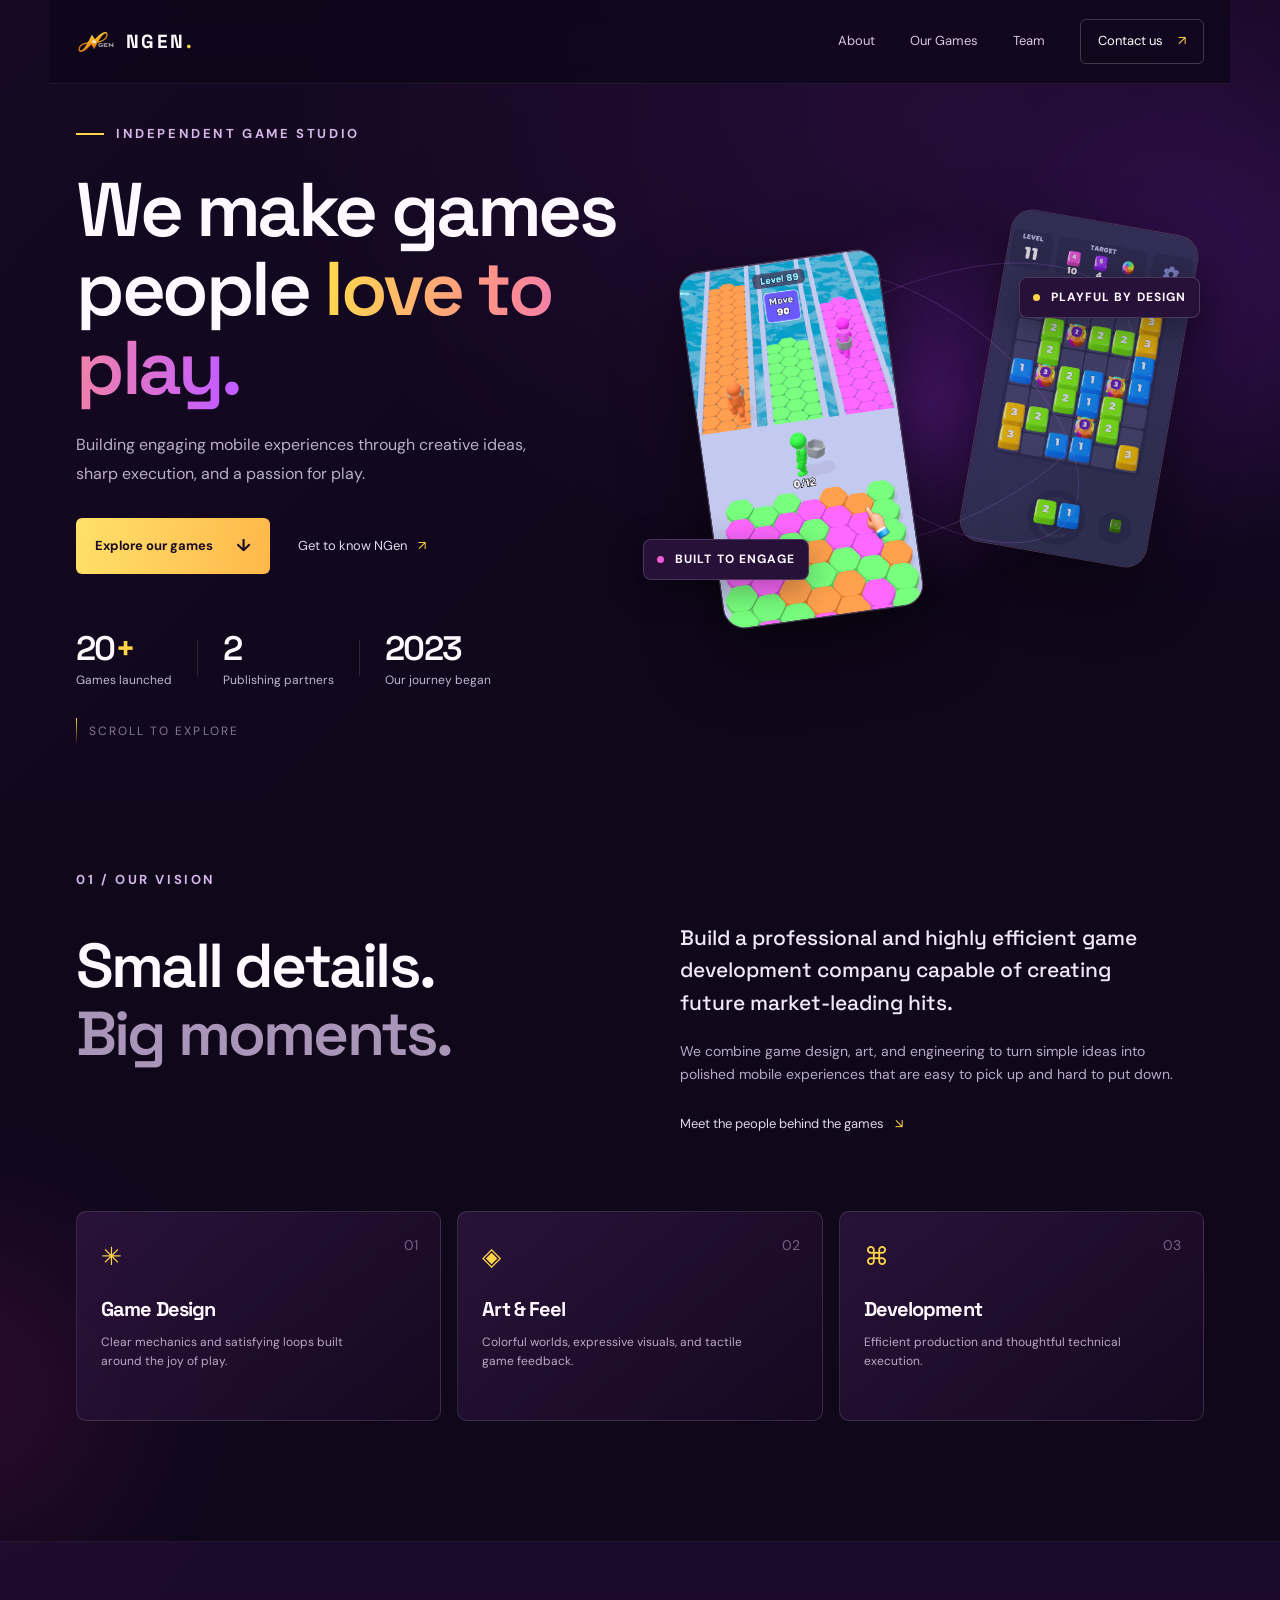
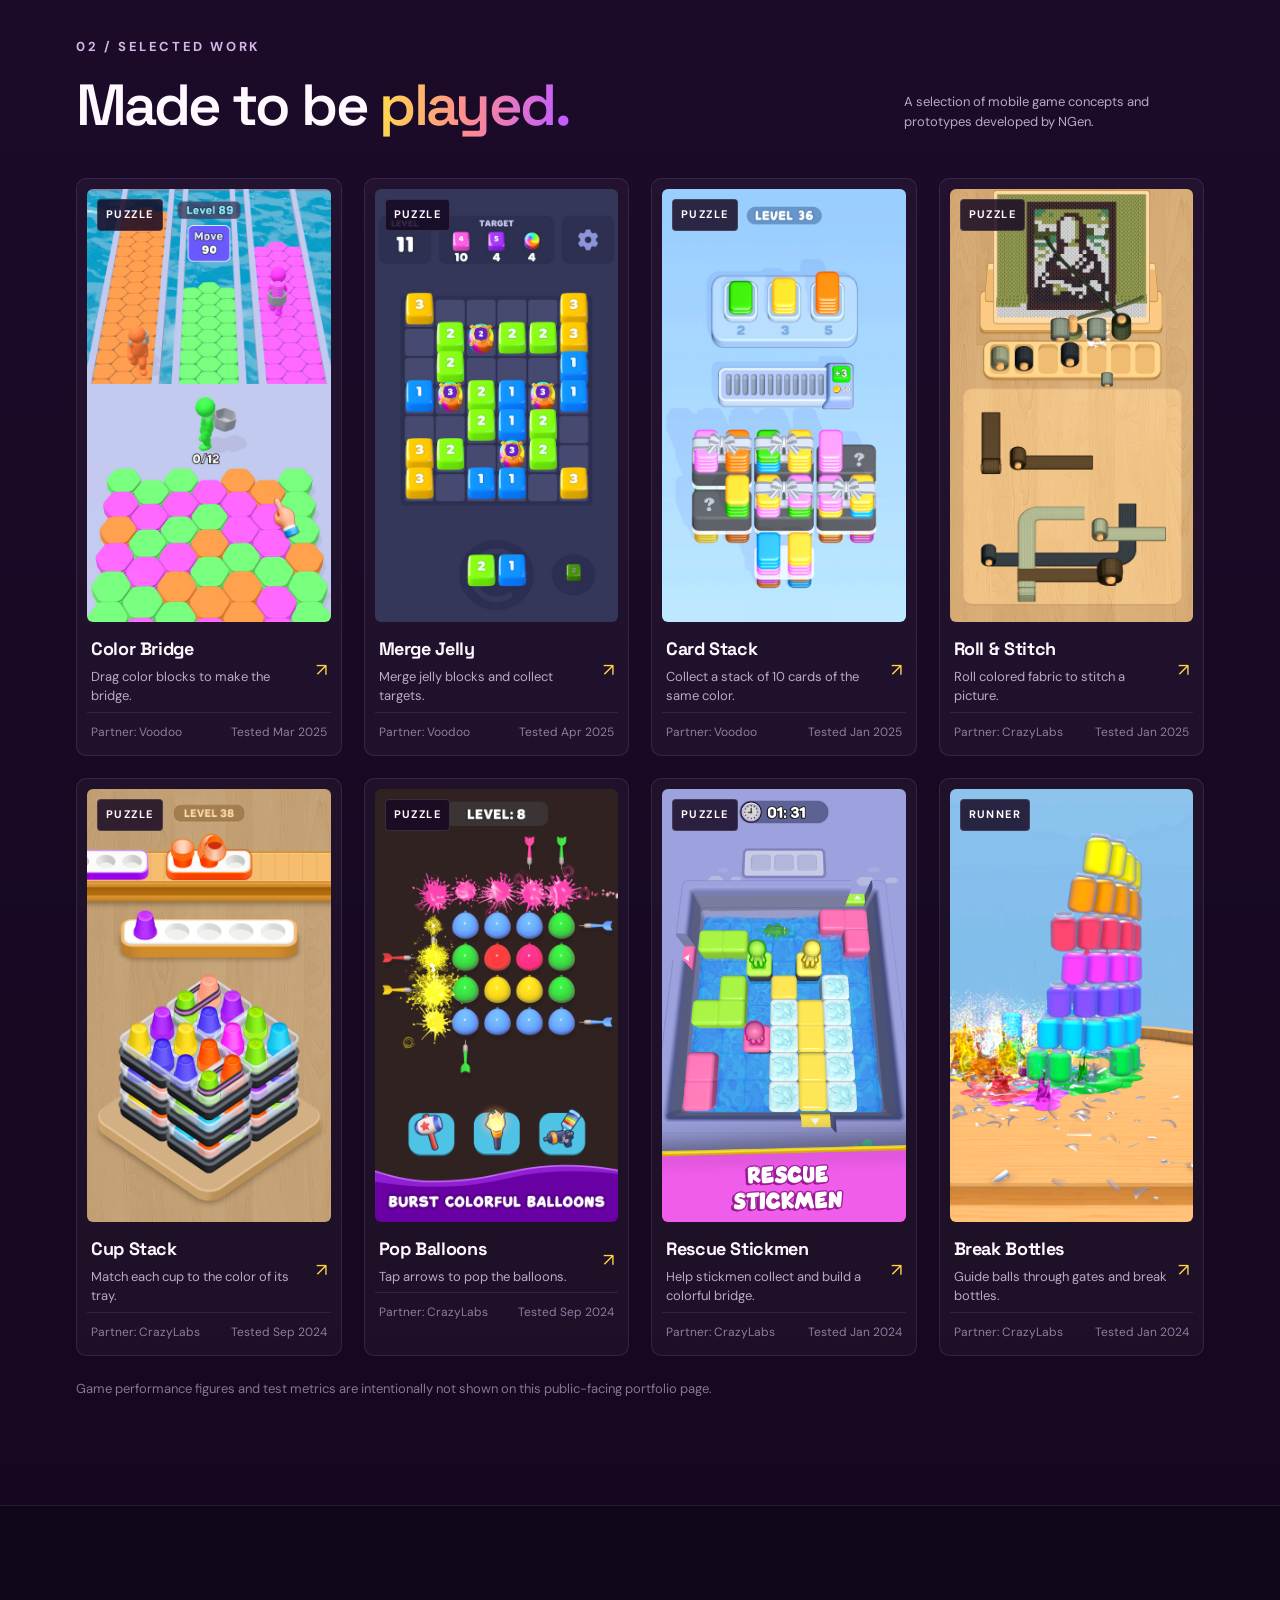
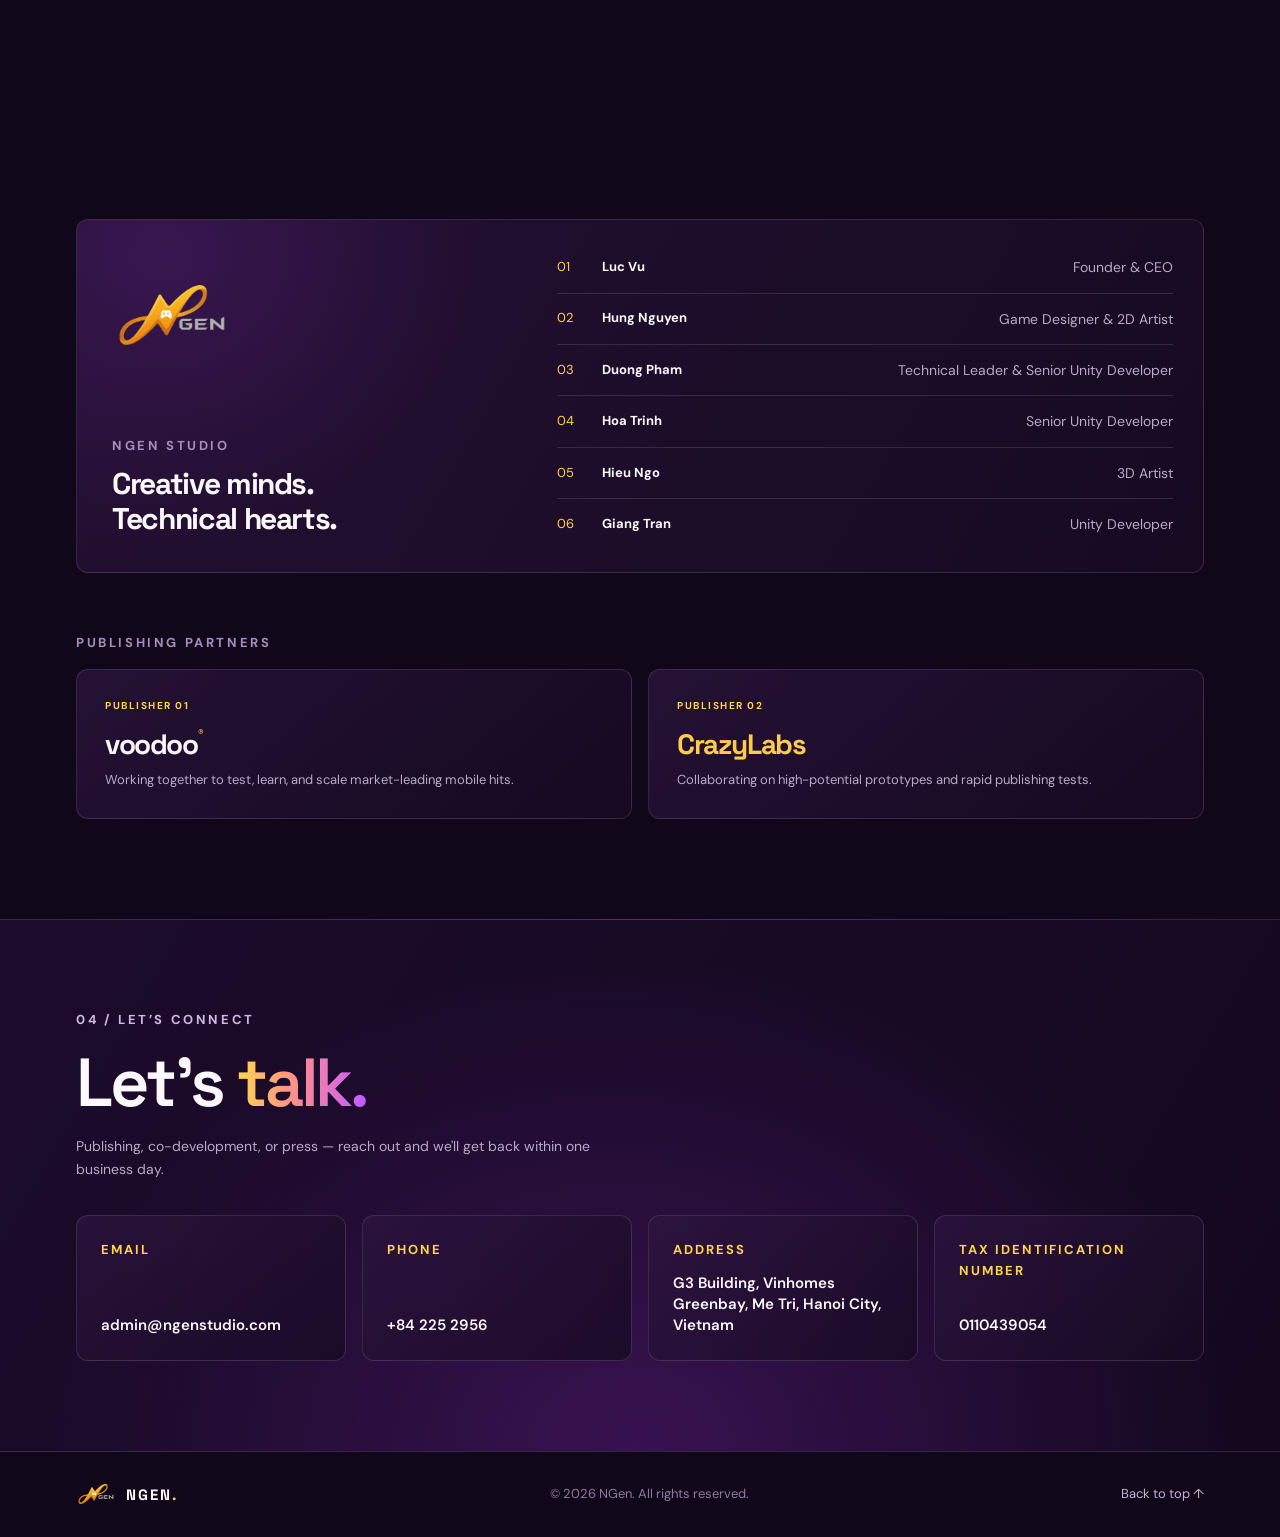
<file: index.html>
<!doctype html>
<html lang="en">
<head>
  <meta charset="utf-8">
  <meta name="viewport" content="width=device-width, initial-scale=1">
  <meta name="theme-color" content="#160923">
  <meta name="description" content="NGen — game development studio creating engaging mobile games and future market-leading hits.">
  <link rel="icon" type="image/png" href="./assets/fabric-icon.png">
  <title>NGen — Game Development Studio</title>
  <link rel="preconnect" href="https://fonts.googleapis.com">
  <link rel="preconnect" href="https://fonts.gstatic.com" crossorigin>
  <link href="https://fonts.googleapis.com/css2?family=DM+Sans:wght@400;500;600;700&family=Space+Grotesk:wght@400;500;600;700&display=swap" rel="stylesheet">
  <link rel="stylesheet" href="style.css">
</head>
<body>
  <div class="ambient ambient-one"></div>
  <div class="ambient ambient-two"></div>

  <header class="site-header">
    <a class="brand" href="#home" aria-label="NGen home">
      <img src="assets/fabric-icon.png" alt="NGen Logo" class="brand-logo-img">
      <span>NGEN<span class="brand-dot">.</span></span>
    </a>
    <button class="menu-toggle" aria-label="Toggle navigation" aria-expanded="false">
      <span></span><span></span>
    </button>
    <nav class="nav">
      <a href="#about">About</a>
      <a href="#games">Our Games</a>
      <a href="#team">Team</a>
      <a class="nav-cta" href="#contact">Contact us <span>↗</span></a>
    </nav>
  </header>

  <main>
    <!-- HERO SECTION -->
    <section class="hero section-wrap" id="home">
      <div class="hero-copy reveal">
        <div class="eyebrow"><span class="eyebrow-line"></span> INDEPENDENT GAME STUDIO</div>
        <h1>We make games<br>people <span class="gradient-text">love to play.</span></h1>
        <p class="hero-lead">Building engaging mobile experiences through creative ideas, sharp execution, and a passion for play.</p>
        <div class="hero-actions">
          <a class="button button-primary" href="#games">Explore our games <span>↓</span></a>
          <a class="text-link" href="#about">Get to know NGen <span>↗</span></a>
        </div>
        <div class="hero-stats">
          <div><strong>20<span>+</span></strong><small>Games launched</small></div>
          <i></i>
          <div><strong>2</strong><small>Publishing partners</small></div>
          <i></i>
          <div><strong>2023</strong><small>Our journey began</small></div>
        </div>
      </div>
      <div class="hero-art reveal">
        <div class="art-glow"></div>
        <div class="floating-card card-back"><img src="assets/merge-jelly.png" alt="Merge Jelly gameplay"></div>
        <div class="floating-card card-front"><img src="assets/color-bridge.png" alt="Color Bridge gameplay"></div>
        <div class="art-chip chip-one"><span class="chip-dot yellow"></span> PLAYFUL BY DESIGN</div>
        <div class="art-chip chip-two"><span class="chip-dot pink"></span> BUILT TO ENGAGE</div>
        <div class="orbit orbit-one"></div>
        <div class="orbit orbit-two"></div>
      </div>
      <a class="scroll-cue" href="#about"><span></span> SCROLL TO EXPLORE</a>
    </section>

    <!-- VISION SECTION -->
    <section class="vision section-wrap" id="about">
      <div class="section-kicker reveal">01 / OUR VISION</div>
      <div class="vision-grid">
        <h2 class="reveal">Small details.<br><span class="muted">Big moments.</span></h2>
        <div class="vision-copy reveal">
          <p class="large-copy">Build a professional and highly efficient game development company capable of creating future market-leading hits.</p>
          <p>We combine game design, art, and engineering to turn simple ideas into polished mobile experiences that are easy to pick up and hard to put down.</p>
          <a class="text-link" href="#team">Meet the people behind the games <span>↘</span></a>
        </div>
      </div>
      <div class="capabilities">
        <article class="capability reveal"><span class="cap-number">01</span><div class="cap-icon">✳</div><h3>Game Design</h3><p>Clear mechanics and satisfying loops built around the joy of play.</p></article>
        <article class="capability reveal"><span class="cap-number">02</span><div class="cap-icon">◈</div><h3>Art & Feel</h3><p>Colorful worlds, expressive visuals, and tactile game feedback.</p></article>
        <article class="capability reveal"><span class="cap-number">03</span><div class="cap-icon">⌘</div><h3>Development</h3><p>Efficient production and thoughtful technical execution.</p></article>
      </div>
    </section>

    <!-- GAMES SECTION -->
    <section class="games-section" id="games">
      <div class="section-wrap">
        <div class="section-heading reveal">
          <div>
            <div class="section-kicker">02 / SELECTED WORK</div>
            <h2>Made to be <span class="gradient-text">played.</span></h2>
          </div>
          <p>A selection of mobile game concepts and prototypes developed by NGen.</p>
        </div>
        <div class="game-grid">
          <article class="game-card reveal"><div class="game-image"><img src="assets/color-bridge.png" alt="Color Bridge gameplay"><span class="game-type">PUZZLE</span></div><div class="game-info"><div><h3>Color Bridge</h3><p>Drag color blocks to make the bridge.</p></div><span class="game-arrow">↗</span></div><div class="game-meta"><span>Partner: Voodoo</span><span>Tested Mar 2025</span></div></article>
          <article class="game-card reveal"><div class="game-image"><img src="assets/merge-jelly.png" alt="Merge Jelly gameplay"><span class="game-type">PUZZLE</span></div><div class="game-info"><div><h3>Merge Jelly</h3><p>Merge jelly blocks and collect targets.</p></div><span class="game-arrow">↗</span></div><div class="game-meta"><span>Partner: Voodoo</span><span>Tested Apr 2025</span></div></article>
          <article class="game-card reveal"><div class="game-image"><img src="assets/card-stack.png" alt="Card Stack gameplay"><span class="game-type">PUZZLE</span></div><div class="game-info"><div><h3>Card Stack</h3><p>Collect a stack of 10 cards of the same color.</p></div><span class="game-arrow">↗</span></div><div class="game-meta"><span>Partner: Voodoo</span><span>Tested Jan 2025</span></div></article>
          <article class="game-card reveal"><div class="game-image"><img src="assets/roll-stitch.png" alt="Roll and Stitch gameplay"><span class="game-type">PUZZLE</span></div><div class="game-info"><div><h3>Roll & Stitch</h3><p>Roll colored fabric to stitch a picture.</p></div><span class="game-arrow">↗</span></div><div class="game-meta"><span>Partner: CrazyLabs</span><span>Tested Jan 2025</span></div></article>
          <article class="game-card reveal"><div class="game-image"><img src="assets/cup-stack.png" alt="Cup Stack gameplay"><span class="game-type">PUZZLE</span></div><div class="game-info"><div><h3>Cup Stack</h3><p>Match each cup to the color of its tray.</p></div><span class="game-arrow">↗</span></div><div class="game-meta"><span>Partner: CrazyLabs</span><span>Tested Sep 2024</span></div></article>
          <article class="game-card reveal"><div class="game-image"><img src="assets/pop-balloons.png" alt="Pop Balloons gameplay"><span class="game-type">PUZZLE</span></div><div class="game-info"><div><h3>Pop Balloons</h3><p>Tap arrows to pop the balloons.</p></div><span class="game-arrow">↗</span></div><div class="game-meta"><span>Partner: CrazyLabs</span><span>Tested Sep 2024</span></div></article>
          <article class="game-card reveal"><div class="game-image"><img src="assets/rescue-stickmen.png" alt="Rescue Stickmen gameplay"><span class="game-type">PUZZLE</span></div><div class="game-info"><div><h3>Rescue Stickmen</h3><p>Help stickmen collect and build a colorful bridge.</p></div><span class="game-arrow">↗</span></div><div class="game-meta"><span>Partner: CrazyLabs</span><span>Tested Jan 2024</span></div></article>
          <article class="game-card reveal"><div class="game-image"><img src="assets/break-bottles.png" alt="Break Bottles gameplay"><span class="game-type">RUNNER</span></div><div class="game-info"><div><h3>Break Bottles</h3><p>Guide balls through gates and break bottles.</p></div><span class="game-arrow">↗</span></div><div class="game-meta"><span>Partner: CrazyLabs</span><span>Tested Jan 2024</span></div></article>
        </div>
        <p class="portfolio-note">Game performance figures and test metrics are intentionally not shown on this public-facing portfolio page.</p>
      </div>
    </section>

    <!-- TEAM SECTION -->
    <section class="team section-wrap" id="team">
      <div class="section-kicker reveal">03 / THE PEOPLE</div>
      <div class="team-heading reveal">
        <h2>A team built<br><span class="muted">to make things happen.</span></h2>
        <p>A focused team bringing together game design, art, and Unity engineering.</p>
      </div>
      <div class="team-panel reveal">
        <div class="team-intro">
          <img src="assets/fabric-icon.png" alt="NGen Icon" class="team-logo-standalone">
          <div><span class="tiny-label">NGEN STUDIO</span><h3>Creative minds.<br>Technical hearts.</h3></div>
        </div>
        <div class="team-list">
          <div><span class="member-index">01</span><span class="member-name">Luc Vu</span><span class="member-role">Founder & CEO</span></div>
          <div><span class="member-index">02</span><span class="member-name">Hung Nguyen</span><span class="member-role">Game Designer & 2D Artist</span></div>
          <div><span class="member-index">03</span><span class="member-name">Duong Pham</span><span class="member-role">Technical Leader & Senior Unity Developer</span></div>
          <div><span class="member-index">04</span><span class="member-name">Hoa Trinh</span><span class="member-role">Senior Unity Developer</span></div>
          <div><span class="member-index">05</span><span class="member-name">Hieu Ngo</span><span class="member-role">3D Artist</span></div>
          <div><span class="member-index">06</span><span class="member-name">Giang Tran</span><span class="member-role">Unity Developer</span></div>
        </div>
      </div>
      <div class="partner-section-wrap reveal">
        <div class="tiny-label" style="margin-bottom: 16px;">PUBLISHING PARTNERS</div>
        <div class="partner-grid">
          <a href="https://voodoo.io/" target="_blank" rel="noopener noreferrer" class="partner-card">
            <span class="partner-card-label">PUBLISHER 01</span>
            <div class="partner-card-name">voodoo<span>®</span></div>
            <p class="partner-card-desc">Working together to test, learn, and scale market-leading mobile hits.</p>
          </a>
          <a href="https://www.crazylabs.com/" target="_blank" rel="noopener noreferrer" class="partner-card">
            <span class="partner-card-label">PUBLISHER 02</span>
            <div class="partner-card-name crazylabs">CrazyLabs</div>
            <p class="partner-card-desc">Collaborating on high-potential prototypes and rapid publishing tests.</p>
          </a>
        </div>
      </div>
    </section>

    <!-- CONTACT SECTION (Đã tối ưu màu sắc, đồng bộ card và grid) -->
    <section class="contact-section" id="contact">
      <div class="section-wrap contact-inner reveal">
        <div class="section-kicker">04 / LET’S CONNECT</div>
        <h2>Let's <span class="gradient-text">talk.</span></h2>
        <p>Publishing, co-development, or press — reach out and we'll get back within one business day.</p>
        
        <div class="contact-grid">
          <div class="contact-card">
            <span class="contact-label">EMAIL</span>
            <a href="mailto:contact@minder.studio" class="contact-value">admin@ngenstudio.com</a>
          </div>
          <div class="contact-card">
            <span class="contact-label">PHONE</span>
            <a href="tel:+84975378165" class="contact-value">+84 225 2956</a>
          </div>
          <div class="contact-card">
            <span class="contact-label">ADDRESS</span>
            <a href="mailto:hr@minder.studio" class="contact-value">G3 Building, Vinhomes Greenbay, Me Tri, Hanoi City, Vietnam</a>
          </div>
          <div class="contact-card">
            <span class="contact-label">TAX IDENTIFICATION NUMBER</span>
            <p class="contact-value">0110439054</p>
          </div>
        </div>
      </div>
    </section>
  </main>

  <footer class="footer">
    <a class="brand" href="#home">
      <img src="assets/fabric-icon.png" alt="NGen Logo" class="brand-logo-img">
      <span>NGEN<span class="brand-dot">.</span></span>
    </a>
    <span>© <span id="year"></span> NGen. All rights reserved.</span>
    <a href="#home">Back to top ↑</a>
  </footer>
  <script src="script.js"></script>
</body>
</html>
</file>
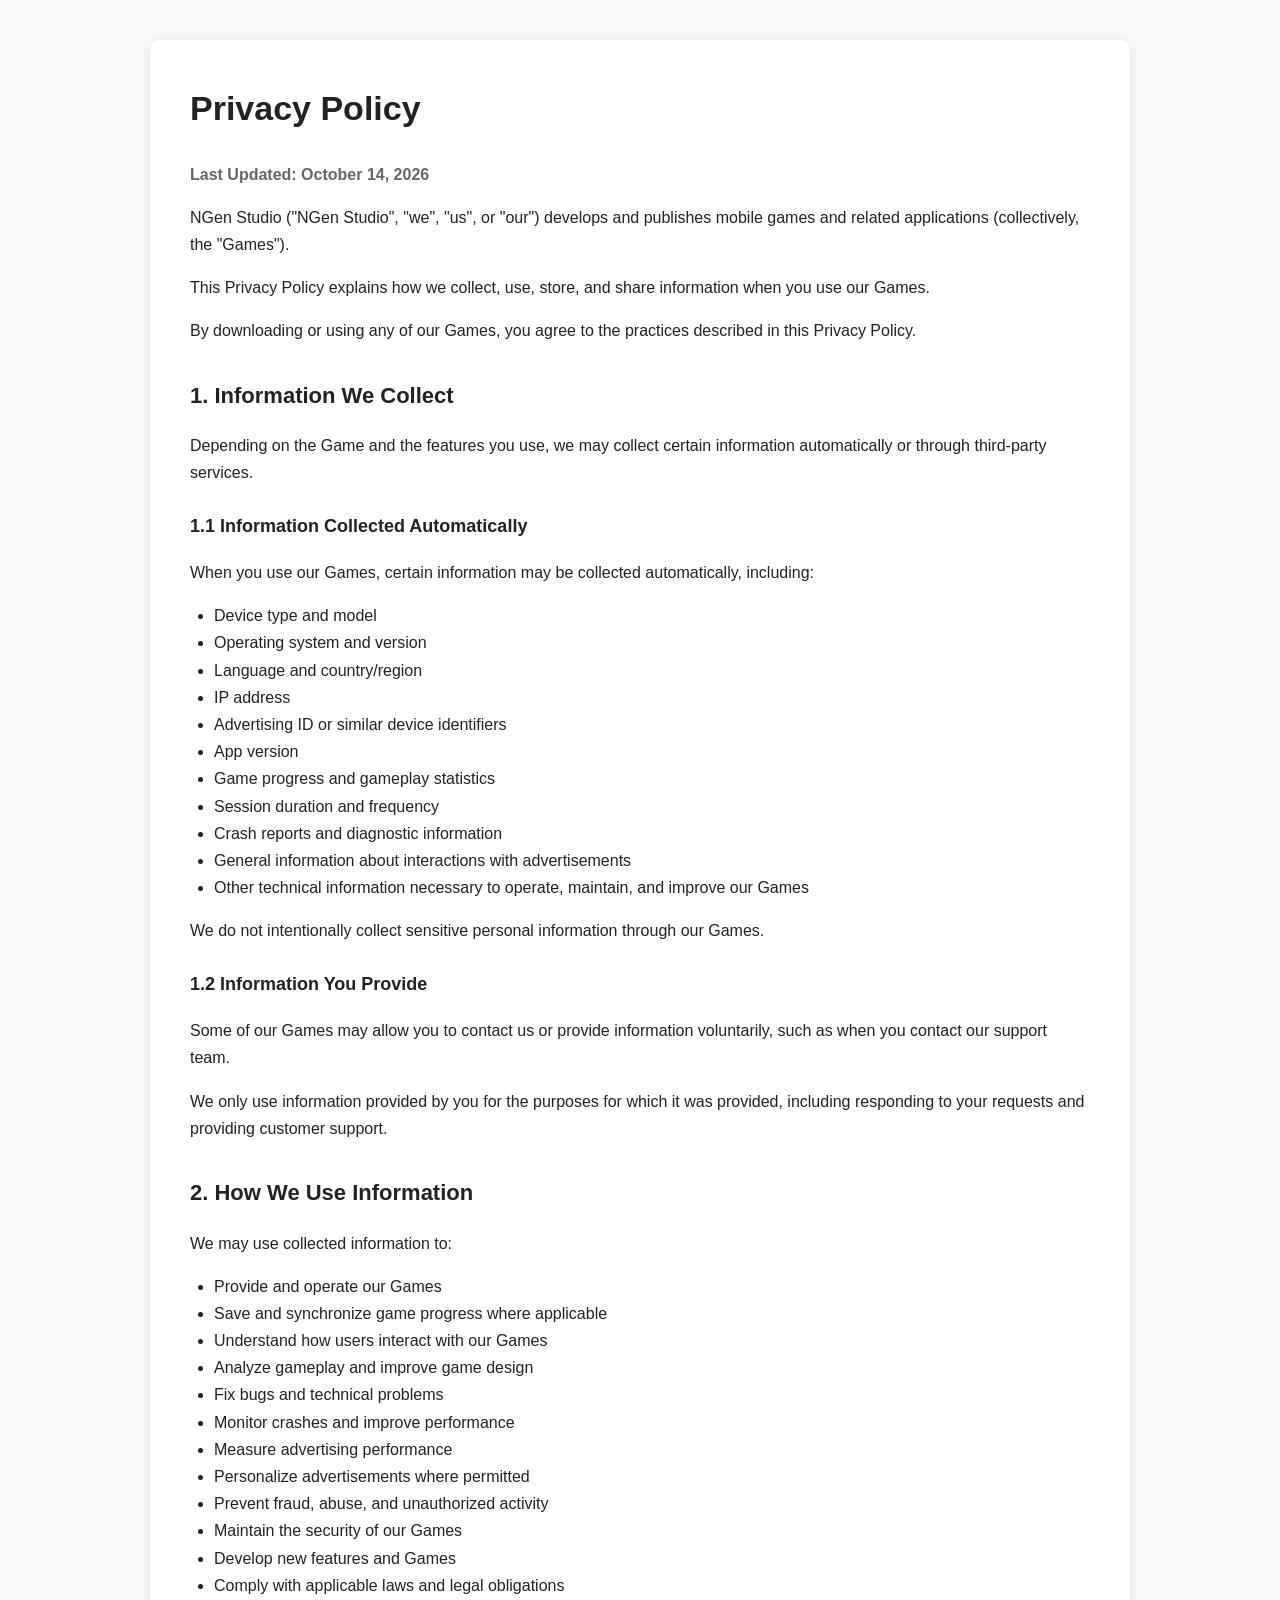
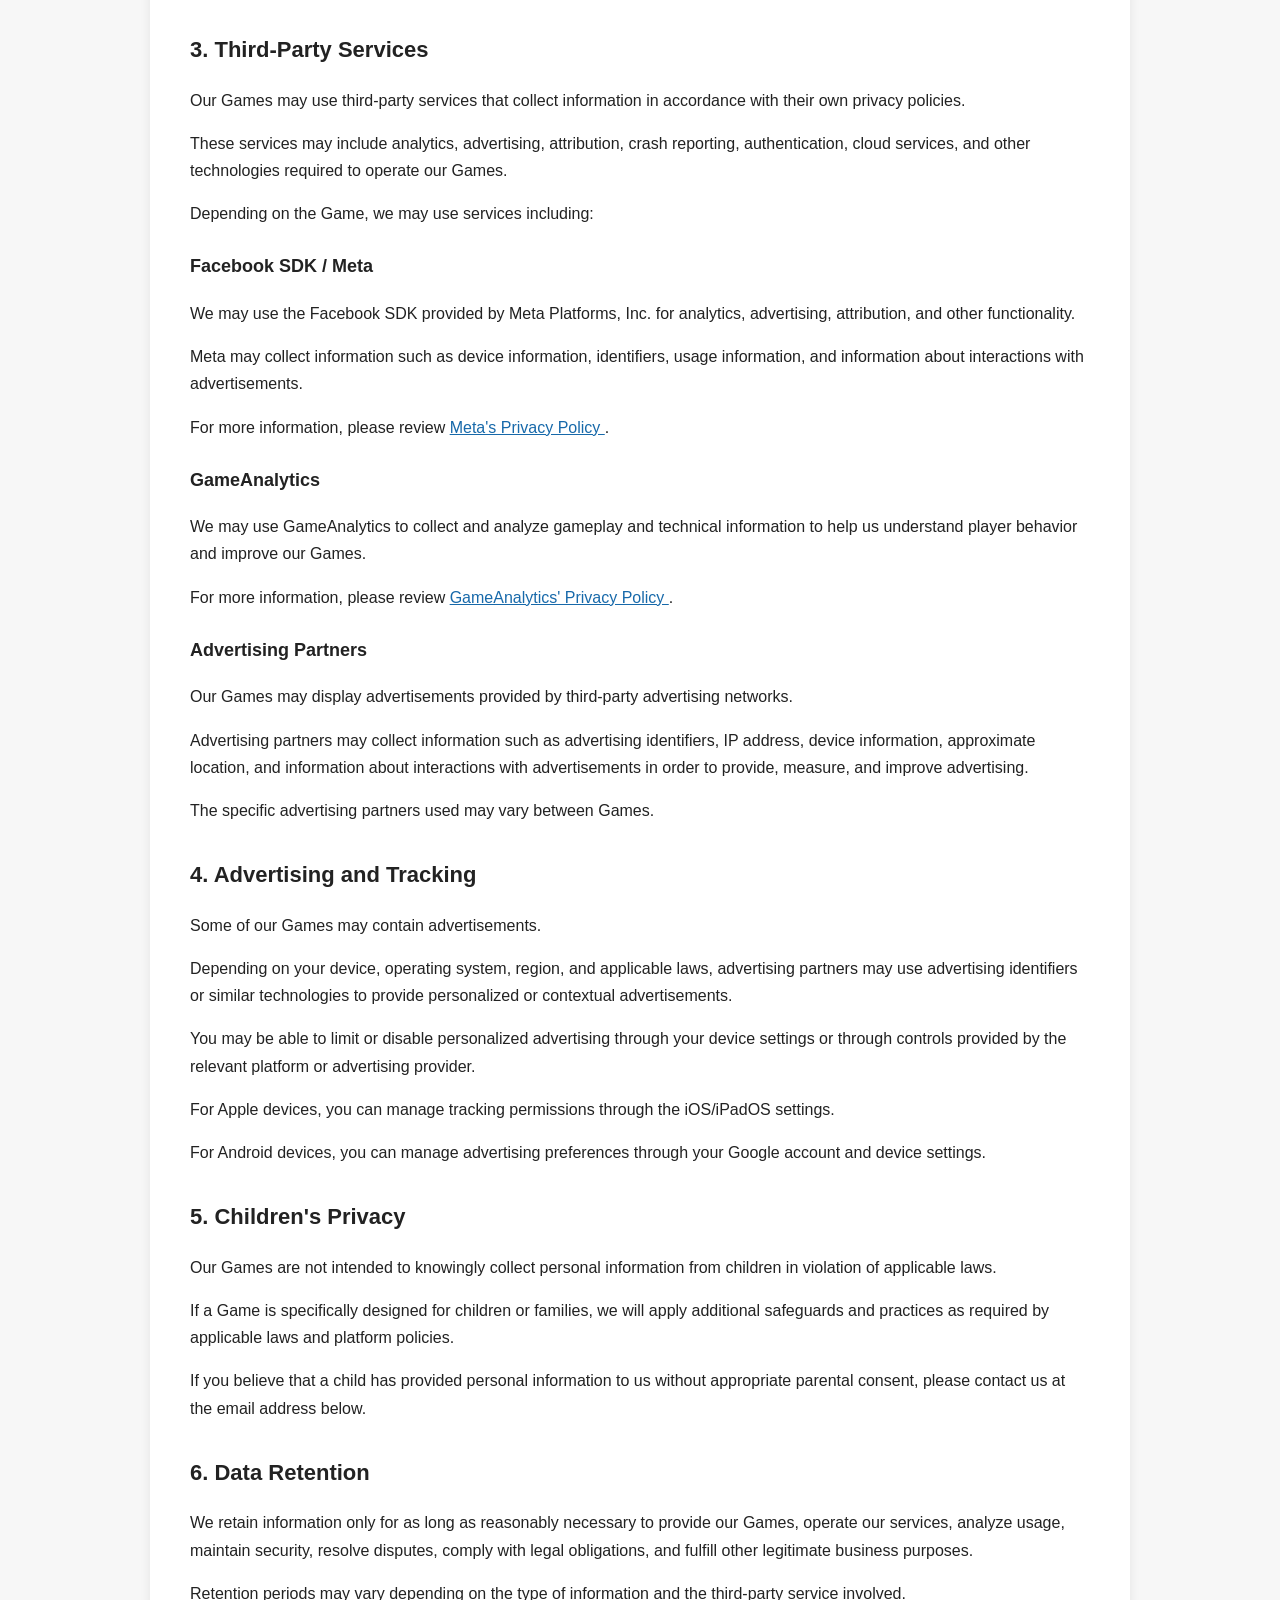
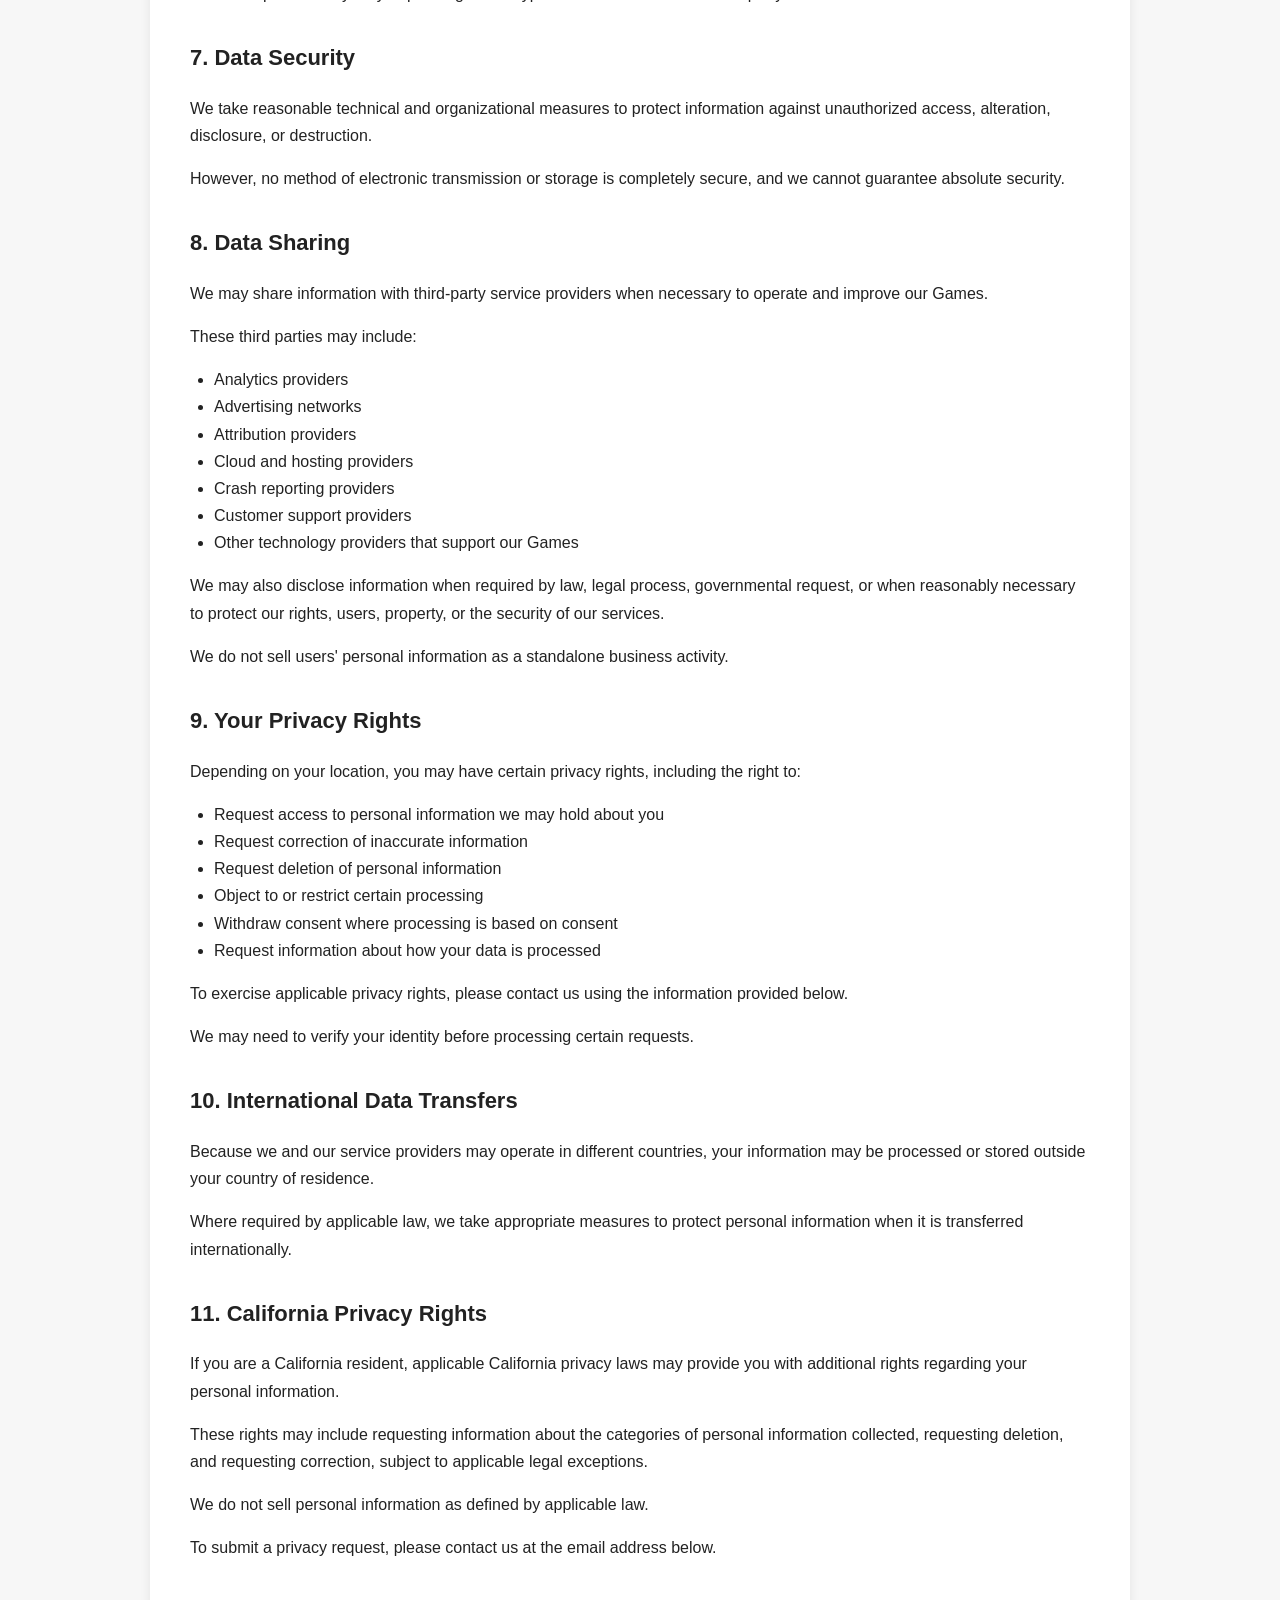
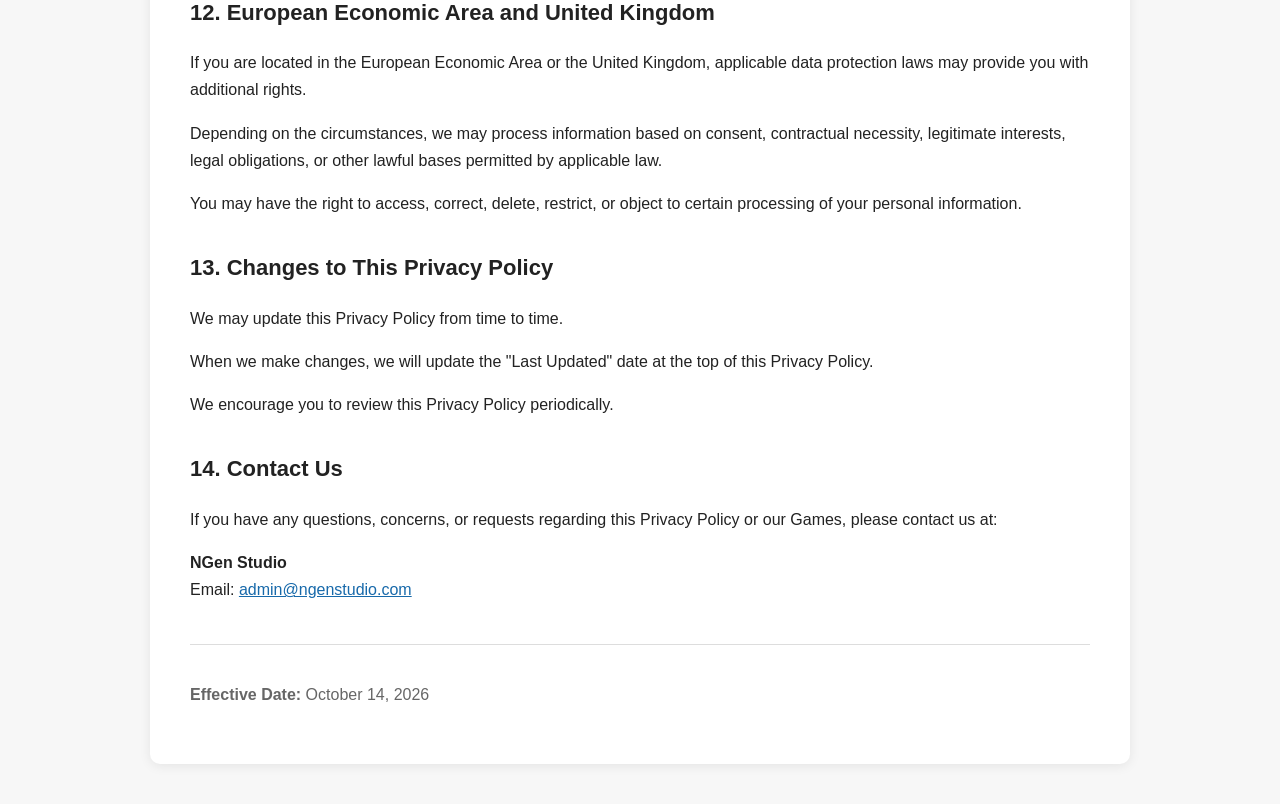
<file: privacy-policy.html>
<!DOCTYPE html>
<html lang="en">
<head>
  <meta charset="UTF-8">
  <meta name="viewport" content="width=device-width, initial-scale=1.0">
  <title>Privacy Policy - NGen Studio Games</title>
  <meta name="description" content="Privacy Policy for games developed and published by NGen Studio.">
  <style>
    body {
      font-family: -apple-system, BlinkMacSystemFont, "Segoe UI", Roboto, Arial, sans-serif;
      line-height: 1.7;
      color: #222;
      background: #f7f7f7;
      margin: 0;
      padding: 0;
    }
    .container {
      max-width: 900px;
      margin: 40px auto;
      padding: 40px;
      background: #fff;
      box-shadow: 0 2px 12px rgba(0,0,0,.08);
      border-radius: 10px;
    }
    h1 { margin-top: 0; font-size: 34px; }
    h2 { margin-top: 32px; font-size: 22px; }
    h3 { margin-top: 24px; font-size: 18px; }
    .updated { color: #666; }
    a { color: #1769aa; }
    ul { padding-left: 24px; }
    footer {
      margin-top: 40px;
      padding-top: 20px;
      border-top: 1px solid #ddd;
      color: #666;
    }
    @media (max-width: 600px) {
      .container {
        margin: 0;
        padding: 24px 20px;
        border-radius: 0;
      }
      h1 { font-size: 28px; }
    }
  </style>
</head>
<body>
  <main class="container">
    <h1>Privacy Policy</h1>
    <p class="updated"><strong>Last Updated: October 14, 2026</strong></p>

    <p>
      NGen Studio ("NGen Studio", "we", "us", or "our") develops and publishes
      mobile games and related applications (collectively, the "Games").
    </p>

    <p>
      This Privacy Policy explains how we collect, use, store, and share
      information when you use our Games.
    </p>

    <p>
      By downloading or using any of our Games, you agree to the practices
      described in this Privacy Policy.
    </p>

    <h2>1. Information We Collect</h2>

    <p>
      Depending on the Game and the features you use, we may collect certain
      information automatically or through third-party services.
    </p>

    <h3>1.1 Information Collected Automatically</h3>
    <p>When you use our Games, certain information may be collected automatically, including:</p>
    <ul>
      <li>Device type and model</li>
      <li>Operating system and version</li>
      <li>Language and country/region</li>
      <li>IP address</li>
      <li>Advertising ID or similar device identifiers</li>
      <li>App version</li>
      <li>Game progress and gameplay statistics</li>
      <li>Session duration and frequency</li>
      <li>Crash reports and diagnostic information</li>
      <li>General information about interactions with advertisements</li>
      <li>Other technical information necessary to operate, maintain, and improve our Games</li>
    </ul>

    <p>We do not intentionally collect sensitive personal information through our Games.</p>

    <h3>1.2 Information You Provide</h3>
    <p>
      Some of our Games may allow you to contact us or provide information voluntarily,
      such as when you contact our support team.
    </p>

    <p>
      We only use information provided by you for the purposes for which it was provided,
      including responding to your requests and providing customer support.
    </p>

    <h2>2. How We Use Information</h2>
    <p>We may use collected information to:</p>
    <ul>
      <li>Provide and operate our Games</li>
      <li>Save and synchronize game progress where applicable</li>
      <li>Understand how users interact with our Games</li>
      <li>Analyze gameplay and improve game design</li>
      <li>Fix bugs and technical problems</li>
      <li>Monitor crashes and improve performance</li>
      <li>Measure advertising performance</li>
      <li>Personalize advertisements where permitted</li>
      <li>Prevent fraud, abuse, and unauthorized activity</li>
      <li>Maintain the security of our Games</li>
      <li>Develop new features and Games</li>
      <li>Comply with applicable laws and legal obligations</li>
    </ul>

    <h2>3. Third-Party Services</h2>
    <p>
      Our Games may use third-party services that collect information in accordance
      with their own privacy policies.
    </p>

    <p>
      These services may include analytics, advertising, attribution, crash reporting,
      authentication, cloud services, and other technologies required to operate our Games.
    </p>

    <p>Depending on the Game, we may use services including:</p>

    <h3>Facebook SDK / Meta</h3>
    <p>
      We may use the Facebook SDK provided by Meta Platforms, Inc. for analytics,
      advertising, attribution, and other functionality.
    </p>
    <p>
      Meta may collect information such as device information, identifiers, usage
      information, and information about interactions with advertisements.
    </p>
    <p>
      For more information, please review
      <a href="https://www.facebook.com/privacy/policy/" target="_blank" rel="noopener noreferrer">
        Meta's Privacy Policy
      </a>.
    </p>

    <h3>GameAnalytics</h3>
    <p>
      We may use GameAnalytics to collect and analyze gameplay and technical information
      to help us understand player behavior and improve our Games.
    </p>
    <p>
      For more information, please review
      <a href="https://gameanalytics.com/privacy/" target="_blank" rel="noopener noreferrer">
        GameAnalytics' Privacy Policy
      </a>.
    </p>

    <h3>Advertising Partners</h3>
    <p>
      Our Games may display advertisements provided by third-party advertising networks.
    </p>
    <p>
      Advertising partners may collect information such as advertising identifiers,
      IP address, device information, approximate location, and information about
      interactions with advertisements in order to provide, measure, and improve advertising.
    </p>
    <p>The specific advertising partners used may vary between Games.</p>

    <h2>4. Advertising and Tracking</h2>
    <p>
      Some of our Games may contain advertisements.
    </p>
    <p>
      Depending on your device, operating system, region, and applicable laws,
      advertising partners may use advertising identifiers or similar technologies
      to provide personalized or contextual advertisements.
    </p>
    <p>
      You may be able to limit or disable personalized advertising through your device
      settings or through controls provided by the relevant platform or advertising provider.
    </p>
    <p>
      For Apple devices, you can manage tracking permissions through the iOS/iPadOS settings.
    </p>
    <p>
      For Android devices, you can manage advertising preferences through your Google
      account and device settings.
    </p>

    <h2>5. Children's Privacy</h2>
    <p>
      Our Games are not intended to knowingly collect personal information from children
      in violation of applicable laws.
    </p>
    <p>
      If a Game is specifically designed for children or families, we will apply additional
      safeguards and practices as required by applicable laws and platform policies.
    </p>
    <p>
      If you believe that a child has provided personal information to us without appropriate
      parental consent, please contact us at the email address below.
    </p>

    <h2>6. Data Retention</h2>
    <p>
      We retain information only for as long as reasonably necessary to provide our Games,
      operate our services, analyze usage, maintain security, resolve disputes, comply with
      legal obligations, and fulfill other legitimate business purposes.
    </p>
    <p>
      Retention periods may vary depending on the type of information and the third-party
      service involved.
    </p>

    <h2>7. Data Security</h2>
    <p>
      We take reasonable technical and organizational measures to protect information
      against unauthorized access, alteration, disclosure, or destruction.
    </p>
    <p>
      However, no method of electronic transmission or storage is completely secure,
      and we cannot guarantee absolute security.
    </p>

    <h2>8. Data Sharing</h2>
    <p>
      We may share information with third-party service providers when necessary to
      operate and improve our Games.
    </p>
    <p>These third parties may include:</p>
    <ul>
      <li>Analytics providers</li>
      <li>Advertising networks</li>
      <li>Attribution providers</li>
      <li>Cloud and hosting providers</li>
      <li>Crash reporting providers</li>
      <li>Customer support providers</li>
      <li>Other technology providers that support our Games</li>
    </ul>
    <p>
      We may also disclose information when required by law, legal process, governmental
      request, or when reasonably necessary to protect our rights, users, property,
      or the security of our services.
    </p>
    <p>
      We do not sell users' personal information as a standalone business activity.
    </p>

    <h2>9. Your Privacy Rights</h2>
    <p>
      Depending on your location, you may have certain privacy rights, including the right to:
    </p>
    <ul>
      <li>Request access to personal information we may hold about you</li>
      <li>Request correction of inaccurate information</li>
      <li>Request deletion of personal information</li>
      <li>Object to or restrict certain processing</li>
      <li>Withdraw consent where processing is based on consent</li>
      <li>Request information about how your data is processed</li>
    </ul>
    <p>
      To exercise applicable privacy rights, please contact us using the information provided below.
    </p>
    <p>We may need to verify your identity before processing certain requests.</p>

    <h2>10. International Data Transfers</h2>
    <p>
      Because we and our service providers may operate in different countries, your
      information may be processed or stored outside your country of residence.
    </p>
    <p>
      Where required by applicable law, we take appropriate measures to protect
      personal information when it is transferred internationally.
    </p>

    <h2>11. California Privacy Rights</h2>
    <p>
      If you are a California resident, applicable California privacy laws may provide
      you with additional rights regarding your personal information.
    </p>
    <p>
      These rights may include requesting information about the categories of personal
      information collected, requesting deletion, and requesting correction, subject
      to applicable legal exceptions.
    </p>
    <p>We do not sell personal information as defined by applicable law.</p>
    <p>
      To submit a privacy request, please contact us at the email address below.
    </p>

    <h2>12. European Economic Area and United Kingdom</h2>
    <p>
      If you are located in the European Economic Area or the United Kingdom, applicable
      data protection laws may provide you with additional rights.
    </p>
    <p>
      Depending on the circumstances, we may process information based on consent,
      contractual necessity, legitimate interests, legal obligations, or other lawful
      bases permitted by applicable law.
    </p>
    <p>
      You may have the right to access, correct, delete, restrict, or object to certain
      processing of your personal information.
    </p>

    <h2>13. Changes to This Privacy Policy</h2>
    <p>
      We may update this Privacy Policy from time to time.
    </p>
    <p>
      When we make changes, we will update the "Last Updated" date at the top of this
      Privacy Policy.
    </p>
    <p>We encourage you to review this Privacy Policy periodically.</p>

    <h2>14. Contact Us</h2>
    <p>
      If you have any questions, concerns, or requests regarding this Privacy Policy
      or our Games, please contact us at:
    </p>

    <p>
      <strong>NGen Studio</strong><br>
      Email: <a href="mailto:admin@ngenstudio.com">admin@ngenstudio.com</a>
    </p>

    <footer>
      <p><strong>Effective Date:</strong> October 14, 2026</p>
    </footer>
  </main>
</body>
</html>
</file>
<file: style.css>
:root {
  --bg: #10071b;
  --panel: #1a0c29;
  --panel2: #211031;
  --text: #fff8ff;
  --muted: #b9a9c6;
  --purple: #9e42f5;
  --pink: #f05bd6;
  --yellow: #ffd447;
  --line: rgba(255, 255, 255, 0.12);
  --max: 1180px;
}
* {
  box-sizing: border-box;
}
html {
  scroll-behavior: smooth;
  scroll-padding-top: 90px;
}
body {
  margin: 0;
  background: var(--bg);
  color: var(--text);
  font-family: "DM Sans", sans-serif;
  line-height: 1.6;
  overflow-x: hidden;
}
body:before {
  content: "";
  position: absolute;
  inset: 0 0 auto;
  height: 800px;
  pointer-events: none;
  background: radial-gradient(ellipse at 75% 15%, rgba(104, 30, 150, 0.22), transparent 50%),
    linear-gradient(135deg, rgba(65, 20, 90, 0.12), transparent 60%);
}
a {
  color: inherit;
  text-decoration: none;
}
.ambient {
  position: absolute;
  pointer-events: none;
  filter: blur(90px);
  opacity: 0.16;
  border-radius: 50%;
  z-index: -1;
}
.ambient-one {
  width: 360px;
  height: 360px;
  background: #982cf0;
  top: 100px;
  right: -120px;
}
.ambient-two {
  width: 280px;
  height: 280px;
  background: #d529a8;
  top: 1250px;
  left: -180px;
}
.site-header {
  height: 84px;
  max-width: var(--max);
  margin: auto;
  padding: 0 26px;
  display: flex;
  align-items: center;
  justify-content: space-between;
  position: sticky;
  top: 0;
  z-index: 1000;
  background: rgba(16, 7, 27, 0.85);
  backdrop-filter: blur(12px);
  -webkit-backdrop-filter: blur(12px);
  border-bottom: 1px solid rgba(255, 255, 255, 0.08);
  width: 100%;
}
.brand {
  display: inline-flex;
  align-items: center;
  gap: 10px;
  font: 700 19px "Space Grotesk", sans-serif;
  letter-spacing: 0.13em;
}
.brand-logo-img {
  height: 40px;
  width: auto;
  object-fit: contain;
}
.brand-dot {
  color: var(--yellow);
}
.nav {
  display: flex;
  align-items: center;
  gap: 35px;
  font-size: 13px;
  color: #d7c9df;
}
.nav a:not(.nav-cta):hover,
.text-link:hover {
  color: var(--yellow);
}
.nav-cta {
  padding: 11px 17px;
  border: 1px solid rgba(255, 255, 255, 0.2);
  border-radius: 6px;
  color: #fff;
}
.nav-cta span {
  margin-left: 12px;
  color: var(--yellow);
}
.menu-toggle {
  display: none;
  background: none;
  border: 0;
}
.section-wrap {
  max-width: var(--max);
  margin: auto;
  padding-left: 26px;
  padding-right: 26px;
}
.hero {
  min-height: 660px;
  display: grid;
  grid-template-columns: 1fr 1fr;
  align-items: center;
  position: relative;
  padding-top: 40px;
  padding-bottom: 80px;
}
.eyebrow,
.section-kicker,
.tiny-label {
  font-size: 10px;
  letter-spacing: 0.2em;
  font-weight: 700;
  color: #d2b6e5;
}
.eyebrow {
  display: flex;
  align-items: center;
  gap: 12px;
}
.eyebrow-line {
  display: block;
  width: 28px;
  height: 2px;
  background: var(--yellow);
}
h1, h2, h3, p {
  margin-top: 0;
}
h1, h2, h3 {
  font-family: "Space Grotesk", sans-serif;
  letter-spacing: -0.045em;
}
h1 {
  font-size: clamp(48px, 6vw, 76px);
  line-height: 1.04;
  margin: 25px 0 24px;
  font-weight: 600;
}
h2 {
  font-size: clamp(38px, 4.8vw, 58px);
  line-height: 1.1;
  font-weight: 600;
  margin: 17px 0;
}
.gradient-text {
  background: linear-gradient(95deg, #ffd84e 2%, #ff8c8e 47%, #c45dff 95%);
  -webkit-background-clip: text;
  background-clip: text;
  color: transparent;
}
.muted {
  color: #a995b7;
}
.hero-lead {
  font-size: 16px;
  color: #bbaec7;
  max-width: 470px;
  line-height: 1.8;
}
.hero-actions {
  display: flex;
  align-items: center;
  gap: 28px;
  margin-top: 30px;
}
.button {
  display: inline-flex;
  align-items: center;
  gap: 23px;
  padding: 14px 19px;
  border-radius: 6px;
  font-size: 13px;
  font-weight: 700;
  transition: transform 0.2s, box-shadow 0.2s;
}
.button:hover {
  transform: translateY(-3px);
  box-shadow: 0 10px 35px #8e2cd344;
}
.button-primary {
  color: #1b0c24;
  background: linear-gradient(100deg, #ffe16a, #ffb74b);
}
.button span {
  font-size: 17px;
}
.text-link {
  font-size: 13px;
  color: #e4d7ed;
  transition: color 0.2s;
}
.text-link span {
  margin-left: 8px;
  color: var(--yellow);
}
.hero-stats {
  display: flex;
  align-items: center;
  gap: 25px;
  margin-top: 53px;
}
.hero-stats div {
  display: flex;
  flex-direction: column;
}
.hero-stats strong {
  font: 600 28px "Space Grotesk";
  letter-spacing: -0.05em;
}
.hero-stats strong span {
  color: var(--yellow);
}
.hero-stats small {
  font-size: 10px;
  color: #a99ab5;
  margin-top: 1px;
}
.hero-stats i {
  height: 36px;
  width: 1px;
  background: var(--line);
}
.hero-art {
  height: 470px;
  position: relative;
  display: flex;
  align-items: center;
  justify-content: center;
}
.art-glow {
  position: absolute;
  width: 370px;
  height: 370px;
  background: radial-gradient(circle, rgba(161, 48, 235, 0.32), transparent 70%);
  filter: blur(12px);
}
.floating-card {
  position: absolute;
  overflow: hidden;
  border: 1px solid rgba(255, 255, 255, 0.22);
  box-shadow: 0 25px 70px #0008;
  border-radius: 22px;
  background: #211033;
}
.floating-card img {
  width: 100%;
  height: 100%;
  object-fit: cover;
  display: block;
}
.card-back {
  width: 190px;
  height: 337px;
  right: 30px;
  top: 48px;
  transform: rotate(10deg);
  opacity: 0.8;
}
.card-front {
  width: 202px;
  height: 360px;
  left: 60px;
  top: 87px;
  transform: rotate(-8deg);
  z-index: 2;
}
.orbit {
  position: absolute;
  border: 1px solid rgba(212, 123, 255, 0.18);
  border-radius: 50%;
  transform: rotate(-25deg);
}
.orbit-one {
  width: 450px;
  height: 240px;
}
.orbit-two {
  width: 370px;
  height: 190px;
  transform: rotate(38deg);
}
.art-chip {
  position: absolute;
  z-index: 3;
  padding: 10px 13px;
  background: #271139;
  border: 1px solid rgba(255, 255, 255, 0.16);
  border-radius: 8px;
  font-size: 9px;
  font-weight: 700;
  letter-spacing: 0.09em;
  box-shadow: 0 10px 35px #0005;
}
.chip-one {
  right: 4px;
  top: 105px;
}
.chip-two {
  left: 3px;
  bottom: 62px;
}
.chip-dot {
  display: inline-block;
  width: 7px;
  height: 7px;
  border-radius: 50%;
  margin-right: 7px;
}
.yellow {
  background: var(--yellow);
}
.pink {
  background: var(--pink);
}
.scroll-cue {
  position: absolute;
  bottom: 25px;
  left: 26px;
  font-size: 9px;
  letter-spacing: 0.17em;
  color: #887695;
  display: flex;
  align-items: center;
  gap: 12px;
}
.scroll-cue span {
  height: 27px;
  width: 1px;
  background: linear-gradient(var(--yellow), transparent);
}
.vision {
  padding-top: 100px;
  padding-bottom: 120px;
}
.vision-grid {
  display: grid;
  grid-template-columns: 1fr 1fr;
  gap: 80px;
  align-items: start;
  margin-top: 24px;
}
.vision-grid h2 {
  font-size: clamp(42px, 5vw, 62px);
}
.vision-copy {
  padding-top: 7px;
}
.large-copy {
  font: 500 21px/1.55 "Space Grotesk";
  color: #f2e8f8;
  max-width: 500px;
}
.vision-copy > p:not(.large-copy) {
  font-size: 14px;
  color: var(--muted);
  max-width: 500px;
  margin-bottom: 25px;
}
.capabilities {
  display: grid;
  grid-template-columns: repeat(3, 1fr);
  gap: 16px;
  margin-top: 75px;
}
.capability {
  position: relative;
  border: 1px solid var(--line);
  background: linear-gradient(140deg, rgba(46, 22, 64, 0.8), rgba(23, 10, 34, 0.72));
  padding: 25px 24px 27px;
  border-radius: 10px;
  min-height: 210px;
  transition: transform 0.25s, border-color 0.25s;
}
.capability:hover {
  transform: translateY(-5px);
  border-color: #a54de1;
}
.cap-number {
  position: absolute;
  right: 22px;
  top: 22px;
  color: #776087;
  font-size: 11px;
}
.cap-icon {
  font-size: 25px;
  color: var(--yellow);
  margin-bottom: 16px;
}
.capability h3 {
  font-size: 20px;
  margin-bottom: 8px;
}
.capability p {
  font-size: 12px;
  color: var(--muted);
  max-width: 260px;
  margin-bottom: 0;
}
.games-section {
  padding: 95px 0 105px;
  background: linear-gradient(180deg, rgba(35, 13, 52, 0.6), rgba(21, 8, 31, 0.9));
  border-top: 1px solid rgba(255, 255, 255, 0.06);
  border-bottom: 1px solid rgba(255, 255, 255, 0.06);
}
.section-heading {
  display: flex;
  align-items: end;
  justify-content: space-between;
  gap: 40px;
  margin-bottom: 40px;
}
.section-heading h2 {
  margin-bottom: 0;
}
.section-heading > p {
  max-width: 300px;
  color: var(--muted);
  font-size: 13px;
  margin-bottom: 5px;
}
.game-grid {
  display: grid;
  grid-template-columns: repeat(4, minmax(0, 1fr));
  gap: 22px;
}
.game-card {
  padding: 10px;
  background: rgba(255, 255, 255, 0.035);
  border: 1px solid rgba(255, 255, 255, 0.09);
  border-radius: 10px;
  min-width: 0;
  transition: transform 0.25s, border-color 0.25s, background 0.25s;
}
.game-card:hover {
  transform: translateY(-5px);
  border-color: rgba(214, 126, 255, 0.45);
  background: rgba(255, 255, 255, 0.055);
}
.game-large {
  grid-column: span 2;
}
.game-image {
  position: relative;
  aspect-ratio: 9 / 16;
  overflow: hidden;
  border-radius: 6px;
  background: #29103a;
}
.game-large .game-image {
  aspect-ratio: 9 / 16;
}
.game-image img {
  width: 100%;
  height: 100%;
  object-fit: cover;
  display: block;
  transition: transform 0.5s;
}
.game-card:hover .game-image img {
  transform: scale(1.045);
}
.game-type {
  position: absolute;
  top: 10px;
  left: 10px;
  font-size: 8px;
  letter-spacing: 0.13em;
  font-weight: 700;
  padding: 6px 8px;
  background: #170923d9;
  border: 1px solid #ffffff22;
  border-radius: 4px;
}
.game-info {
  display: flex;
  justify-content: space-between;
  align-items: center;
  padding: 13px 4px 6px;
  gap: 8px;
}
.game-info h3 {
  font-size: 16px;
  margin-bottom: 3px;
  letter-spacing: -0.02em;
}
.game-info p {
  font-size: 11px;
  line-height: 1.45;
  color: var(--muted);
  margin: 0;
}
.game-arrow {
  font-size: 18px;
  color: var(--yellow);
}
.game-meta {
  border-top: 1px solid rgba(255, 255, 255, 0.08);
  padding: 10px 4px 3px;
  display: flex;
  justify-content: space-between;
  gap: 8px;
  font-size: 9px;
  color: #8f7c9f;
}
.portfolio-note {
  font-size: 10px;
  color: #897693;
  margin: 23px 0 0;
}
.team {
  padding-top: 110px;
  padding-bottom: 100px;
}
.team-heading {
  display: flex;
  align-items: end;
  justify-content: space-between;
  gap: 40px;
  margin-bottom: 38px;
}
.team-heading h2 {
  margin-bottom: 0;
}
.team-heading p {
  max-width: 290px;
  color: var(--muted);
  font-size: 13px;
  margin-bottom: 5px;
}
.team-panel {
  display: grid;
  grid-template-columns: 0.8fr 1.2fr;
  border: 1px solid var(--line);
  border-radius: 12px;
  background: linear-gradient(120deg, #241033, #160a21);
  overflow: hidden;
}
.team-intro {
  padding: 35px;
  display: flex;
  flex-direction: column;
  justify-content: space-between;
  min-height: 310px;
  background: radial-gradient(ellipse at 20% 10%, rgba(142, 48, 199, 0.2), transparent 65%);
}
.team-orb {
  width: 62px;
  height: 62px;
  display: grid;
  place-items: center;
  border-radius: 50%;
  overflow: hidden;
  background: linear-gradient(140deg, #ffe16a, #fa8c5d);
}
.team-orb-img {
  width: 100%;
  height: 100%;
  object-fit: cover;
}
.tiny-label {
  font-size: 9px;
  color: #a88cbb;
}
.team-intro h3 {
  font-size: 30px;
  line-height: 1.16;
  margin: 9px 0 0;
}
.team-list {
  padding: 22px 30px;
}
.team-list > div {
  display: grid;
  grid-template-columns: 35px minmax(125px, 0.7fr) 1.3fr;
  align-items: center;
  gap: 10px;
  padding: 14px 0;
  border-bottom: 1px solid var(--line);
}
.team-list > div:last-child {
  border-bottom: 0;
}
.member-index {
  font-size: 10px;
  color: var(--yellow);
}
.member-name {
  font-size: 13px;
  font-weight: 700;
}
.member-role {
  font-size: 11px;
  color: var(--muted);
  text-align: right;
}
.partner-row {
  display: flex;
  align-items: center;
  gap: 27px;
  padding: 28px 0 0;
  margin-top: 17px;
}
.partner-row .tiny-label {
  margin-right: auto;
}
.partner-name {
  font: 700 23px "Space Grotesk";
  letter-spacing: -0.07em;
}
.partner-name span {
  font-size: 9px;
  vertical-align: top;
  color: var(--yellow);
}
.crazylabs {
  color: #ffcb4d;
}
.partner-divider {
  height: 25px;
  width: 1px;
  background: var(--line);
}
.partner-caption {
  font-size: 10px;
  color: #8e7b9c;
  max-width: 180px;
}

/* CONTACT SECTION - Tối ưu hóa màu sắc, đồng bộ card và hiệu ứng hover */
.contact-section {
  position: relative;
  overflow: hidden;
  background: radial-gradient(ellipse at 50% 100%, rgba(131, 38, 183, 0.3), transparent 65%),
    linear-gradient(120deg, #1c0b2b, #14081f);
  border-top: 1px solid var(--line);
  border-bottom: 1px solid var(--line);
}
.contact-inner {
  padding-top: 90px;
  padding-bottom: 90px;
}
.contact-inner h2 {
  font-size: clamp(42px, 6vw, 68px);
  margin: 15px 0 15px;
}
.contact-inner > p {
  color: var(--muted);
  font-size: 14px;
  max-width: 550px;
  margin: 0 0 35px;
  line-height: 1.6;
}
.contact-grid {
  display: grid;
  grid-template-columns: repeat(auto-fit, minmax(240px, 1fr));
  gap: 16px;
}
.contact-card {
  background: linear-gradient(140deg, rgba(46, 22, 64, 0.7), rgba(23, 10, 34, 0.8));
  border: 1px solid var(--line);
  border-radius: 12px;
  padding: 24px;
  display: flex;
  flex-direction: column;
  justify-content: space-between;
  transition: transform 0.25s, border-color 0.25s, background 0.25s;
}
.contact-card:hover {
  transform: translateY(-4px);
  border-color: rgba(214, 126, 255, 0.45);
  background: linear-gradient(140deg, rgba(56, 26, 78, 0.8), rgba(30, 13, 44, 0.9));
}
.contact-label {
  font-size: 10px;
  color: var(--yellow);
  font-weight: 700;
  letter-spacing: 0.15em;
  margin-bottom: 12px;
}
.contact-value {
  color: var(--text);
  font-weight: 600;
  font-size: 15px;
  text-decoration: none;
  margin: 0;
  line-height: 1.4;
  word-break: break-word;
  transition: color 0.2s;
}
.contact-value:hover {
  color: var(--yellow);
}

/* FOOTER */
.footer {
  max-width: var(--max);
  margin: auto;
  min-height: 85px;
  padding: 18px 26px;
  display: flex;
  align-items: center;
  justify-content: space-between;
  gap: 20px;
  color: #8e7b9b;
  font-size: 10px;
}
.footer .brand {
  color: #fff8ff;
  font-size: 15px;
}
.footer > a:last-child {
  color: #c5b1d2;
}

/* REVEAL ANIMATION */
.reveal {
  opacity: 0;
  transform: translateY(18px);
  transition: opacity 0.7s ease, transform 0.7s ease;
}
.reveal.is-visible {
  opacity: 1;
  transform: translateY(0);
}

/* RESPONSIVE MEDIA QUERIES */
@media (max-width: 900px) {
  .hero {
    grid-template-columns: 1.05fr 0.95fr;
    min-height: 600px;
  }
  .hero-art {
    transform: scale(0.85);
    margin: 0 -35px;
  }
  .hero-stats {
    gap: 15px;
  }
  .game-grid {
    grid-template-columns: repeat(2, minmax(0, 1fr));
  }
  .game-large {
    grid-column: span 1;
  }
  .game-large .game-image {
  aspect-ratio: 9 / 16;
}
  .team-panel {
    grid-template-columns: 0.7fr 1.3fr;
  }
  .team-intro {
    padding: 25px;
  }
  .team-list {
    padding: 18px 20px;
  }
  .partner-row {
    gap: 17px;
  }
  .partner-caption {
    display: none;
  }
}

@media (max-width: 640px) {
  .site-header {
    height: 70px;
    padding: 0 20px;
  }
  .menu-toggle {
    display: flex;
    flex-direction: column;
    gap: 5px;
    padding: 8px;
  }
  .menu-toggle span {
    width: 22px;
    height: 2px;
    background: #fff;
    display: block;
  }
  .nav {
    display: none;
    position: absolute;
    top: 69px;
    left: 0;
    right: 0;
    background: #190b25;
    padding: 18px 22px 23px;
    flex-direction: column;
    align-items: stretch;
    gap: 18px;
    border-bottom: 1px solid var(--line);
  }
  .nav.open {
    display: flex;
  }
  .nav-cta {
    text-align: center;
  }
  .section-wrap {
    padding-left: 20px;
    padding-right: 20px;
  }
  .hero {
    display: flex;
    flex-direction: column;
    align-items: stretch;
    padding-top: 65px;
    padding-bottom: 65px;
    min-height: 0;
  }
  .hero-copy {
    position: relative;
    z-index: 2;
  }
  .hero h1 {
    font-size: clamp(45px, 12vw, 63px);
  }
  .hero-lead {
    font-size: 14px;
  }
  .hero-actions {
    gap: 17px;
    flex-wrap: wrap;
  }
  .hero-stats {
    gap: 15px;
    margin-top: 35px;
  }
  .hero-stats strong {
    font-size: 24px;
  }
  .hero-stats small {
    font-size: 9px;
  }
  .hero-art {
    height: 360px;
    transform: none;
    margin: 15px 0 0;
  }
  .card-back {
    right: 20px;
    top: 25px;
    width: 155px;
    height: 275px;
  }
  .card-front {
    left: calc(50% - 125px);
    top: 50px;
    width: 165px;
    height: 293px;
  }
  .orbit-one {
    width: 340px;
    height: 190px;
  }
  .orbit-two {
    width: 290px;
    height: 160px;
  }
  .chip-one {
    right: 0;
    top: 55px;
  }
  .chip-two {
    left: 0;
    bottom: 38px;
  }
  .scroll-cue {
    display: none;
  }
  .vision {
    padding-top: 65px;
    padding-bottom: 70px;
  }
  .vision-grid {
    grid-template-columns: 1fr;
    gap: 15px;
  }
  .vision-grid h2 {
    font-size: 46px;
  }
  .large-copy {
    font-size: 19px;
  }
  .capabilities {
    grid-template-columns: 1fr;
    gap: 12px;
    margin-top: 35px;
  }
  .capability {
    min-height: 0;
    padding: 22px;
  }
  .games-section {
    padding: 70px 0;
  }
  .section-heading,
  .team-heading {
    align-items: start;
    flex-direction: column;
    gap: 13px;
  }
  .section-heading h2,
  .team-heading h2 {
    font-size: 43px;
  }
  .section-heading > p,
  .team-heading p {
    margin: 0;
  }
  .game-grid {
    gap: 12px;
  }
  .game-card {
    padding: 7px;
  }
  .game-info {
    align-items: start;
    padding: 10px 2px 7px;
  }
  .game-info h3 {
    font-size: 14px;
  }
  .game-info p {
    font-size: 10px;
  }
  .game-arrow {
    font-size: 15px;
  }
  .game-meta {
    flex-direction: column;
    gap: 2px;
    padding: 8px 2px 2px;
    font-size: 9px;
  }
  .game-type {
    top: 7px;
    left: 7px;
    font-size: 7px;
    padding: 5px 6px;
  }
  .portfolio-note {
    line-height: 1.6;
  }
  .team {
    padding-top: 75px;
    padding-bottom: 70px;
  }
  .team-panel {
    grid-template-columns: 1fr;
  }
  .team-intro {
    min-height: 210px;
    padding: 25px;
  }
  .team-intro h3 {
    font-size: 26px;
  }
  .team-list {
    padding: 12px 20px;
  }
  .team-list > div {
    grid-template-columns: 24px 1fr;
    gap: 6px;
    padding: 12px 0;
  }
  .member-role {
    grid-column: 2;
    text-align: left;
    font-size: 10px;
  }
  .partner-row {
    flex-wrap: wrap;
    gap: 15px;
    padding-top: 24px;
  }
  .partner-row .tiny-label {
    width: 100%;
  }
  .partner-name {
    font-size: 21px;
  }
  .contact-inner {
    padding-top: 70px;
    padding-bottom: 70px;
  }
  .contact-inner h2 {
    font-size: 43px;
  }
  .contact-inner > p {
    max-width: 310px;
  }
  .footer {
    padding: 20px;
    flex-wrap: wrap;
  }
  .footer > span {
    order: 3;
    width: 100%;
  }
}

@media (prefers-reduced-motion: reduce) {
  html {
    scroll-behavior: auto;
  }
  *, *:before, *:after {
    transition: none !important;
  }
  .reveal {
    opacity: 1;
    transform: none;
  }
}

/* Custom edits */
.team-logo-standalone {
  width: 120px;
  height: auto;
  object-fit: contain;
  display: block;
  margin-bottom: 15px;
}
.partner-link {
  transition: transform 0.2s, opacity 0.2s;
  display: inline-block;
}
.partner-link:hover {
  transform: translateY(-2px);
  opacity: 0.85;
}

/* 4. Tăng thêm 30% cho các phần text nhỏ nhất */
.eyebrow,
.section-kicker,
.tiny-label {
  font-size: 13px !important;
}
.art-chip {
  font-size: 12px !important;
}
.scroll-cue {
  font-size: 12px !important;
}
.cap-number {
  font-size: 14px !important;
}
.game-type {
  font-size: 11px !important;
}
.game-meta {
  font-size: 12px !important;
}
.portfolio-note {
  font-size: 13px !important;
}
.member-index {
  font-size: 13px !important;
}
.member-role {
  font-size: 14px !important;
}
.contact-label {
  font-size: 13px !important;
}
.footer {
  font-size: 13px !important;
}


/* PARTNER SECTION - Phong cách đồng bộ với Contact Cards */
.partner-grid {
  display: grid;
  grid-template-columns: repeat(auto-fit, minmax(280px, 1fr));
  gap: 16px;
  margin-top: 10px;
}
.partner-card {
  background: linear-gradient(140deg, rgba(46, 22, 64, 0.7), rgba(23, 10, 34, 0.8));
  border: 1px solid var(--line);
  border-radius: 12px;
  padding: 28px;
  display: flex;
  flex-direction: column;
  justify-content: space-between;
  text-decoration: none;
  transition: transform 0.25s, border-color 0.25s, background 0.25s;
}
.partner-card:hover {
  transform: translateY(-4px);
  border-color: rgba(214, 126, 255, 0.45);
  background: linear-gradient(140deg, rgba(56, 26, 78, 0.8), rgba(30, 13, 44, 0.9));
}
.partner-card-label {
  font-size: 10px;
  color: var(--yellow);
  font-weight: 700;
  letter-spacing: 0.15em;
  margin-bottom: 12px;
}
.partner-card-name {
  font: 700 28px "Space Grotesk";
  letter-spacing: -0.05em;
  color: var(--text);
  margin-bottom: 8px;
}
.partner-card-name span {
  font-size: 11px;
  vertical-align: top;
  color: var(--yellow);
}
.partner-card-name.crazylabs {
  color: #ffcb4d;
}
.partner-card-desc {
  font-size: 13px;
  color: var(--muted);
  margin: 0;
  line-height: 1.5;
}


/* Tăng khoảng cách phía trên cho phần Publishing Partners để không bị dính sát */
.partner-section-wrap {
  margin-top: 60px;
}


/* 1. Tăng kích thước phần mô tả của các game trong 02 / SELECTED WORK (.game-info p) lên to hơn */
.game-info p {
  font-size: 13px !important; /* tăng từ 11px lên 13px */
  line-height: 1.5;
}
.game-info h3 {
  font-size: 18px !important; /* tăng tiêu đề game lên chút cho cân đối */
}

/* 2. Tăng kích thước Games launched / Publishing partners / Our journey began (.hero-stats) */
.hero-stats strong {
  font-size: 34px !important; /* tăng số liệu thống kê */
}
.hero-stats small {
  font-size: 12px !important; /* tăng chú thích bên dưới số liệu */
  color: #c4b5d2 !important;
}
</file>
